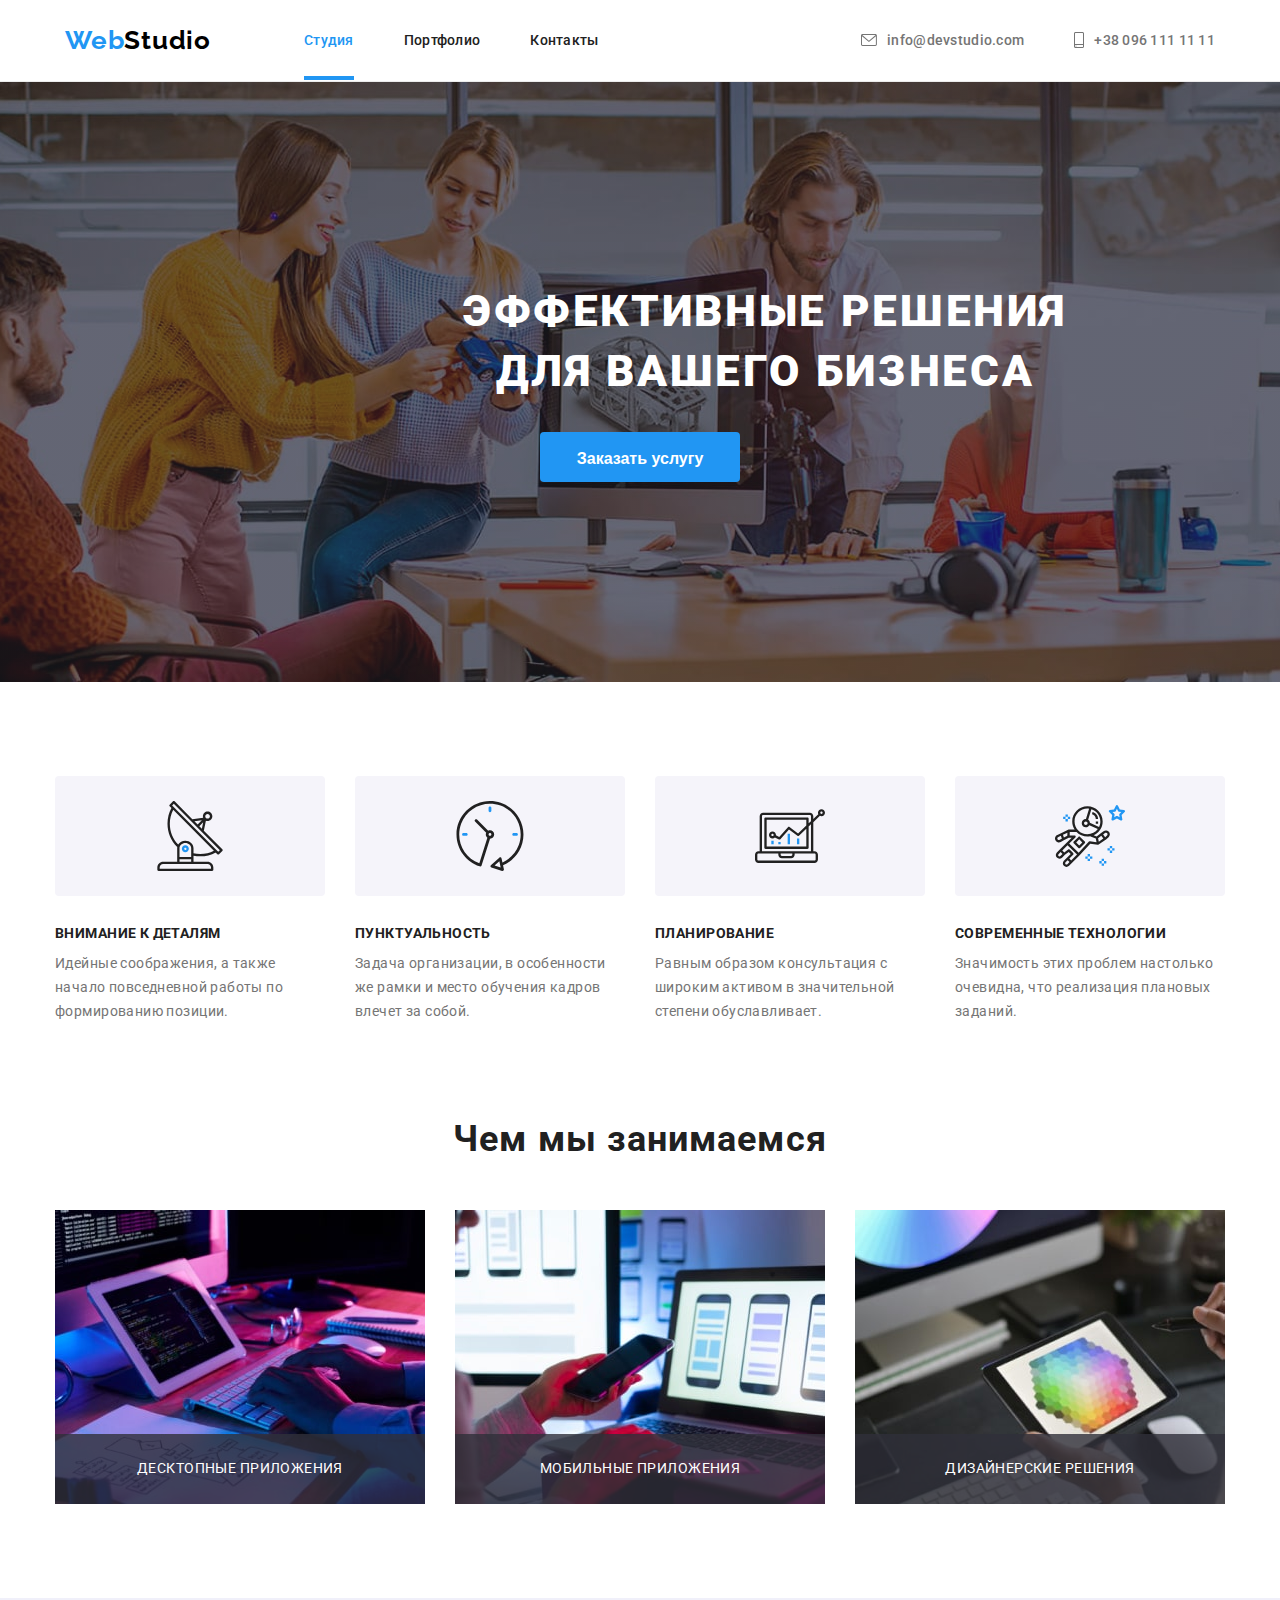
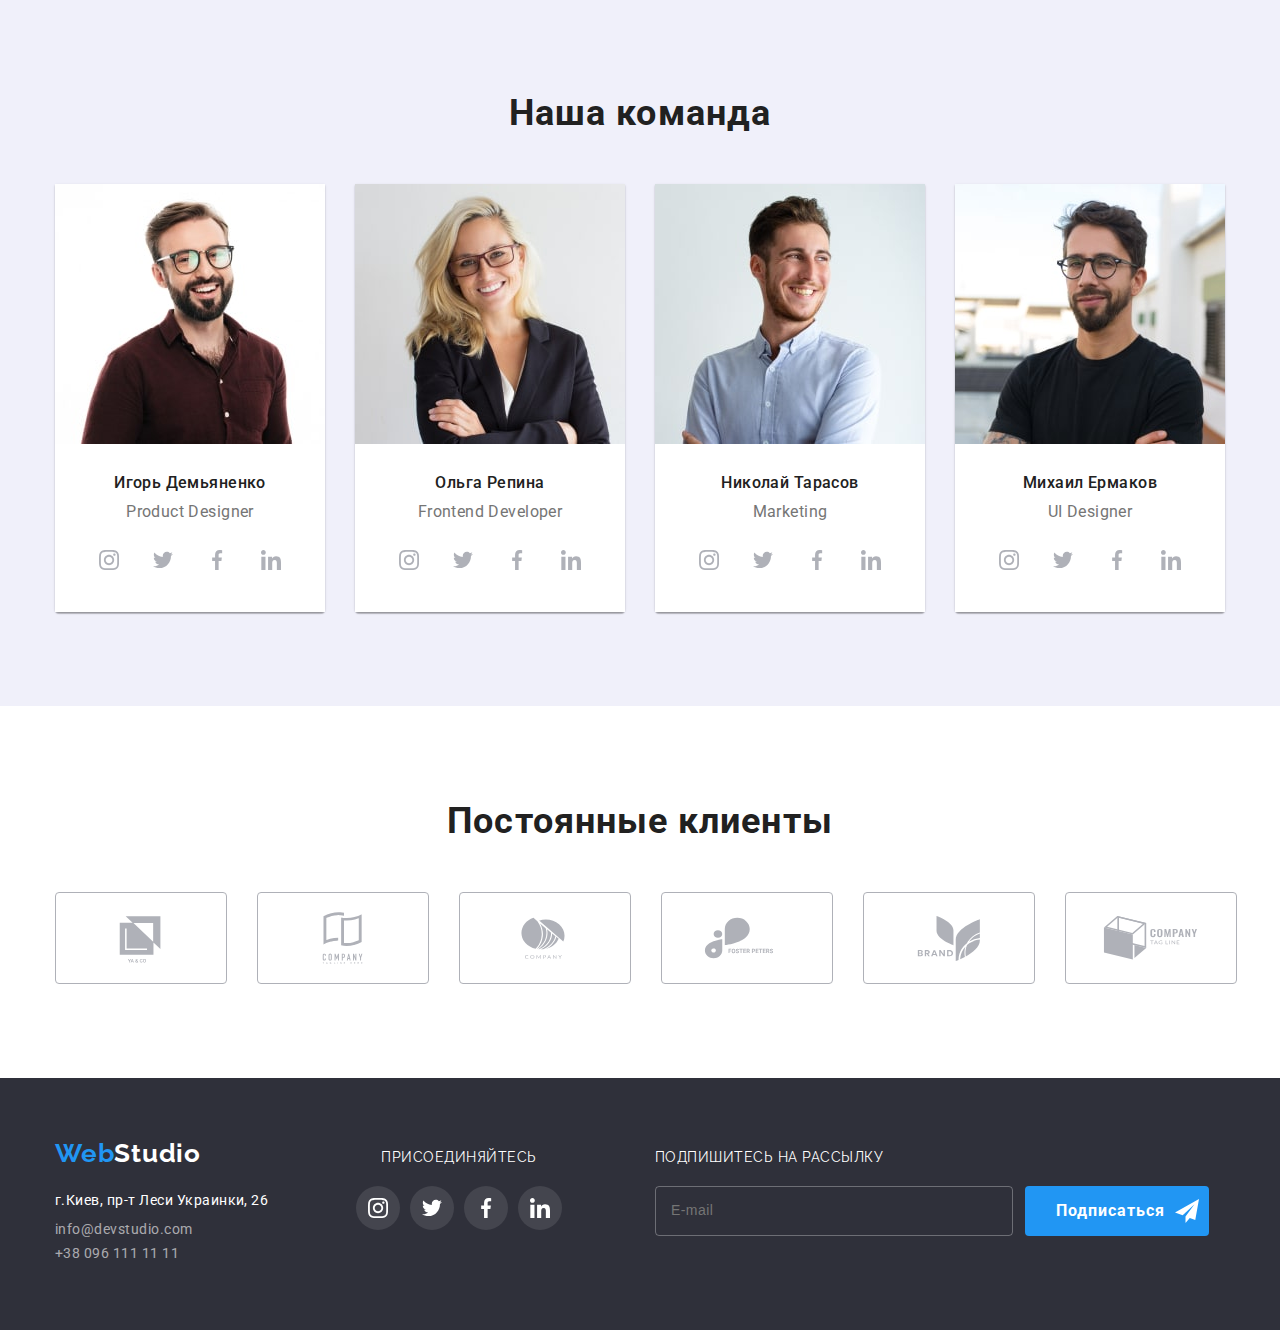
<file: index.html>
<!DOCTYPE html>
<html lang="ru">
  <head>
    <meta charset="UTF-8" />
    <meta http-equiv="X-UA-Compatible" content="IE=edge" />
    <meta name="viewport" content="width=device-width, initial-scale=1.0" />
    <title>WebStudio</title>
    <link rel="preconnect" href="https://fonts.googleapis.com" />
    <link rel="preconnect" href="https://fonts.gstatic.com" crossorigin />
    <link
      href="https://fonts.googleapis.com/css2?family=Raleway:wght@700&family=Roboto:wght@400;500;700;900&display=swap"
      rel="stylesheet"
    />
    <link
      rel="stylesheet"
      href="https://cdnjs.cloudflare.com/ajax/libs/modern-normalize/1.1.0/modern-normalize.min.css"
      integrity="sha512-wpPYUAdjBVSE4KJnH1VR1HeZfpl1ub8YT/NKx4PuQ5NmX2tKuGu6U/JRp5y+Y8XG2tV+wKQpNHVUX03MfMFn9Q=="
      crossorigin="anonymous"
      referrerpolicy="no-referrer"
    />
    <link rel="stylesheet" href="./js/modal.js" />
    <link rel="stylesheet" href="./css/main.min.css" />
  </head>

  <body>
    <header class="section header">
      <div class="container">
        <nav class="header__nav nav">
          <a href="./index.html" class="link nav__logo"
            ><span style="color: #2196f3">Web</span>Studio</a
          >
          <ul class="list nav__list">
            <li class="item nav__item">
              <a href="./index.html" class="link nav__link-current">Студия</a>
            </li>
            <li class="item nav__item">
              <a href="./portfolio.html" class="link nav__link">Портфолио</a>
            </li>
            <li class="item nav__item">
              <a href="" class="link nav__link">Контакты</a>
            </li>
          </ul>
        </nav>
        <ul class="list nav__list-contact">
          <li class="item nav__item-contact">
            <a href="mailto:info@devstudio.com" class="link nav__link-contact">
              <svg class="nav__icon" width="16" height="12">
                <use href="./images/sprite.svg#icon-envelope"></use>
              </svg>
              info@devstudio.com</a
            >
          </li>
          <li class="item nav__item-contact">
            <a href="tel:+380961111111" class="link nav__link-contact">
              <svg class="nav__icon" width="10" height="16">
                <use href="./images/sprite.svg#icon-smartphone"></use>
              </svg>
              +38 096 111 11 11</a
            >
          </li>
        </ul>
        <!-- data-menu-open -->
        <button type="button" class="menu-open-btn">
          <div class="menu__icon">
            <svg width="40" height="40">
              <use href="./images/sprite.svg#icon-menu"></use>
            </svg>
          </div>
        </button>
      </div>
      <!-- data-menu-open -->
      <div class="mob-menu is-hidden">
        <button type="button" class="menu-close-btn">
          <div class="menu-close-icon">
            <svg width="40" height="40">
              <use href="./images/sprite.svg#icon-close"></use>
            </svg>
          </div>
        </button>
        <ul class="mob-menu-list">
          <li class="mob-menu-item">
            <a href="./index.html" class="link mob-menu-link mob-current"
              >Студия</a
            >
          </li>
          <li class="mob-menu-item">
            <a href="./portfolio.html" class="link mob-menu-link">Портфолио</a>
          </li>
          <li class="mob-menu-item">
            <a href="" class="link mob-menu-link">Контакты</a>
          </li>
        </ul>
        <div class="mob-contact">
          <a href="tel:+380961111111" class="link mob-link-contact">
            +38 096 111 11 11</a
          >
          <a href="mailto:info@devstudio.com" class="link mob-link-mail">
            info@devstudio.com</a
          >

          <div class="mob-social">
            <ul class="list mob-social-list">
              <li class="mob-social-item">
                <a class="link mob-social-link" href="">Twitter</a>
              </li>
              <li class="mob-social-item">
                <a class="link mob-social-link" href="">Facebook</a>
              </li>
              <li class="mob-social-item">
                <a class="link mob-social-link" href="">LinkedIn</a>
              </li>
              <li class="mob-social-item">
                <a class="link mob-social-link" href="">Instagram</a>
              </li>
            </ul>
          </div>
        </div>
      </div>
    </header>

    <main>
      <section class="section hero-bg hero">
        <div class="container hero__container">
          <h1 class="hero__title">Эффективные решения для вашего бизнеса</h1>
          <button type="button" class="button hero__button" data-modal-open>
            Заказать услугу
          </button>
        </div>
      </section>

      <section class="section peculiarities">
        <div class="container">
          <h2 class="visually-hidden">Особенности</h2>
          <ul class="list peculiarities__list">
            <li class="item peculiarities__item">
              <div class="peculiarities__icon">
                <svg width="70" height="70">
                  <use href="./images/sprite.svg#icon-antenna"></use>
                </svg>
              </div>
              <h3 class="title-third">Внимание к деталям</h3>
              <p class="peculiarities__text">
                Идейные соображения, а также начало повседневной работы по
                формированию позиции.
              </p>
            </li>
            <li class="item peculiarities__item">
              <div class="peculiarities__icon">
                <svg width="70" height="70">
                  <use href="./images/sprite.svg#icon-clock"></use>
                </svg>
              </div>
              <h3 class="title-third">Пунктуальность</h3>
              <p class="peculiarities__text">
                Задача организации, в особенности же рамки и место обучения
                кадров влечет за собой.
              </p>
            </li>
            <li class="item peculiarities__item">
              <div class="peculiarities__icon">
                <svg width="70" height="70">
                  <use href="./images/sprite.svg#icon-diagram"></use>
                </svg>
              </div>
              <h3 class="title-third">Планирование</h3>
              <p class="peculiarities__text">
                Равным образом консультация с широким активом в значительной
                степени обуславливает.
              </p>
            </li>
            <li class="item peculiarities__item">
              <div class="peculiarities__icon">
                <svg width="70" height="70">
                  <use href="./images/sprite.svg#icon-astronaut"></use>
                </svg>
              </div>
              <h3 class="title-third">Современные технологии</h3>
              <p class="peculiarities__text">
                Значимость этих проблем настолько очевидна, что реализация
                плановых заданий.
              </p>
            </li>
          </ul>
        </div>
      </section>

      <section class="section works">
        <div class="container">
          <h2 class="title-secondary">Чем мы занимаемся</h2>
          <ul class="list">
            <li class="item">
              <div class="works__title">
                <p class="title-third">Десктопные приложения</p>
              </div>
              <picture>
                <source
                  srcset="./images/box1.jpg 1x, ./images/box1-2x.jpg 2x"
                  media="(min-width: 1200px)" />

                <img
                  src="./images/box1.jpg"
                  alt="написание програм"
                  width="370"
                  height="100%"
              /></picture>
            </li>
            <li class="item">
              <div class="works__title">
                <p class="title-third">Мобильные приложения</p>
              </div>
              <picture>
                <source
                  srcset="./images/box2.jpg 1x, ./images/box2-2x.jpg 2x"
                  media="(min-width: 1200px)" />

                <img
                  src="./images/box2.jpg"
                  alt="разработка мобильной версии"
                  width="370"
              /></picture>
            </li>
            <li class="item">
              <div class="works__title">
                <p class="title-third">Дизайнерские решения</p>
              </div>
              <picture>
                <source
                  srcset="./images/box3.jpg 1x, ./images/box3-2x.jpg 2x"
                  media="(min-width: 1200px)" />
                <img
                  src="./images/box3.jpg"
                  alt="различные цветовые решения"
                  width="370"
              /></picture>
            </li>
          </ul>
        </div>
      </section>

      <section class="section command">
        <div class="container">
          <h2 class="title-secondary command__title-secondary">Наша команда</h2>
          <ul class="list command__list">
            <li class="item command__item">
              <picture>
                <source
                  srcset="
                    ./images/team-cards/team-card1.jpg         1x,
                    ./images/team-cards/team-card1-2x-desk.jpg 2x
                  "
                  media="(min-width: 1200px)"
                />
                <source
                  srcset="
                    ./images/team-cards/team-card1-1x-tabl.jpg 1x,
                    ./images/team-cards/team-card1-2x-tabl.jpg 2x
                  "
                  media="(min-width: 768px)"
                />
                <source
                  srcset="
                    ./images/team-cards/team-card1-1x-mob.jpg 1x,
                    ./images/team-cards/team-card1-2x-mob.jpg 2x
                  "
                  media="(min-width: 480px)"
                />
                <img
                  src="./images/team-cards/team-card1.jpg"
                  alt="Игорь Демьяненко"
                  width=""
                />
              </picture>
              <div class="command__card">
                <h3 class="command__title">Игорь Демьяненко</h3>
                <p class="command__text" lang="en">Product Designer</p>
                <ul class="list command-social__list">
                  <li class="command-social__item">
                    <a href="" class="command-social__link">
                      <svg class="command-social__icon">
                        <use href="./images/sprite.svg#icon-instagram"></use>
                      </svg>
                    </a>
                  </li>
                  <li class="command-social__item">
                    <a href="" class="command-social__link">
                      <svg class="command-social__icon">
                        <use href="./images/sprite.svg#icon-twitter"></use>
                      </svg>
                    </a>
                  </li>
                  <li class="command-social__item">
                    <a href="" class="command-social__link">
                      <svg class="command-social__icon">
                        <use href="./images/sprite.svg#icon-facebook"></use>
                      </svg>
                    </a>
                  </li>
                  <li class="command-social__item">
                    <a href="" class="command-social__link">
                      <svg class="command-social__icon">
                        <use href="./images/sprite.svg#icon-linkedin"></use>
                      </svg>
                    </a>
                  </li>
                </ul>
              </div>
            </li>
            <li class="item command__item">
              <picture>
                <source
                  srcset="
                    ./images/team-cards/team-card2.jpg         1x,
                    ./images/team-cards/team-card2-2x-desk.jpg 2x
                  "
                  media="(min-width: 1200px)"
                />
                <source
                  srcset="
                    ./images/team-cards/team-card2-1x-tabl.jpg 1x,
                    ./images/team-cards/team-card2-2x-tabl.jpg 2x
                  "
                  media="(min-width: 768px)"
                />
                <source
                  srcset="
                    ./images/team-cards/team-card2-1x-mob.jpg 1x,
                    ./images/team-cards/team-card2-2x-mob.jpg 2x
                  "
                  media="(min-width: 480px)"
                />
                <img
                  src="./images/team-cards/team-card2.jpg"
                  alt="Ольга Репина"
                  width=""
                />
              </picture>
              <div class="command__card">
                <h3 class="command__title">Ольга Репина</h3>
                <p class="command__text" lang="en">Frontend Developer</p>
                <ul class="list command-social__list">
                  <li class="command-social__item">
                    <a href="" class="command-social__link">
                      <svg class="command-social__icon">
                        <use href="./images/sprite.svg#icon-instagram"></use>
                      </svg>
                    </a>
                  </li>
                  <li class="command-social__item">
                    <a href="" class="command-social__link">
                      <svg class="command-social__icon">
                        <use href="./images/sprite.svg#icon-twitter"></use>
                      </svg>
                    </a>
                  </li>
                  <li class="command-social__item">
                    <a href="" class="command-social__link">
                      <svg class="command-social__icon">
                        <use href="./images/sprite.svg#icon-facebook"></use>
                      </svg>
                    </a>
                  </li>
                  <li class="command-social__item">
                    <a href="" class="command-social__link">
                      <svg class="command-social__icon">
                        <use href="./images/sprite.svg#icon-linkedin"></use>
                      </svg>
                    </a>
                  </li>
                </ul>
              </div>
            </li>
            <li class="item command__item">
              <picture>
                <source
                  srcset="
                    ./images/team-cards/team-card3.jpg         1x,
                    ./images/team-cards/team-card3-2x-desk.jpg 2x
                  "
                  media="(min-width: 1200px)"
                />
                <source
                  srcset="
                    ./images/team-cards/team-card3-1x-tabl.jpg 1x,
                    ./images/team-cards/team-card3-2x-tabl.jpg 2x
                  "
                  media="(min-width: 768px)"
                />
                <source
                  srcset="
                    ./images/team-cards/team-card3-1x-mob.jpg 1x,
                    ./images/team-cards/team-card3-2x-mob.jpg 2x
                  "
                  media="(min-width: 480px)"
                />
                <img
                  src="./images/team-cards/team-card3.jpg"
                  alt="Николай Тарасов"
                  width=""
                />
              </picture>
              <div class="command__card">
                <h3 class="command__title">Николай Тарасов</h3>
                <p class="command__text" lang="en">Marketing</p>
                <ul class="list command-social__list">
                  <li class="command-social__item">
                    <a href="" class="command-social__link">
                      <svg class="command-social__icon">
                        <use href="./images/sprite.svg#icon-instagram"></use>
                      </svg>
                    </a>
                  </li>
                  <li class="command-social__item">
                    <a href="" class="command-social__link">
                      <svg class="command-social__icon">
                        <use href="./images/sprite.svg#icon-twitter"></use>
                      </svg>
                    </a>
                  </li>
                  <li class="command-social__item">
                    <a href="" class="command-social__link">
                      <svg class="command-social__icon">
                        <use href="./images/sprite.svg#icon-facebook"></use>
                      </svg>
                    </a>
                  </li>
                  <li class="command-social__item">
                    <a href="" class="command-social__link">
                      <svg class="command-social__icon">
                        <use href="./images/sprite.svg#icon-linkedin"></use>
                      </svg>
                    </a>
                  </li>
                </ul>
              </div>
            </li>
            <li class="item command__item">
              <picture>
                <source
                  srcset="
                    ./images/team-cards/team-card4.jpg         1x,
                    ./images/team-cards/team-card4-2x-desk.jpg 2x
                  "
                  media="(min-width: 1200px)"
                />
                <source
                  srcset="
                    ./images/team-cards/team-card4-1x-tabl.jpg 1x,
                    ./images/team-cards/team-card4-2x-tabl.jpg 2x
                  "
                  media="(min-width: 768px)"
                />
                <source
                  srcset="
                    ./images/team-cards/team-card4-1x-mob.jpg 1x,
                    ./images/team-cards/team-card4-2x-mob.jpg 2x
                  "
                  media="(min-width: 480px)"
                />
                <img
                  src="./images/team-cards/team-card4.jpg"
                  alt="Михаил Ермаков"
                  width=""
                />
              </picture>
              <div class="command__card">
                <h3 class="command__title">Михаил Ермаков</h3>
                <p class="command__text" lang="en">UI Designer</p>
                <ul class="list command-social__list">
                  <li class="command-social__item">
                    <a href="" class="command-social__link">
                      <svg class="command-social__icon">
                        <use href="./images/sprite.svg#icon-instagram"></use>
                      </svg>
                    </a>
                  </li>
                  <li class="command-social__item">
                    <a href="" class="command-social__link">
                      <svg class="command-social__icon">
                        <use href="./images/sprite.svg#icon-twitter"></use>
                      </svg>
                    </a>
                  </li>
                  <li class="command-social__item">
                    <a href="" class="command-social__link">
                      <svg class="command-social__icon">
                        <use href="./images/sprite.svg#icon-facebook"></use>
                      </svg>
                    </a>
                  </li>
                  <li class="command-social__item">
                    <a href="" class="command-social__link">
                      <svg class="command-social__icon">
                        <use href="./images/sprite.svg#icon-linkedin"></use>
                      </svg>
                    </a>
                  </li>
                </ul>
              </div>
            </li>
          </ul>
        </div>
      </section>

      <section class="section clients">
        <div class="container">
          <h2 class="title-secondary">Постоянные клиенты</h2>
          <ul class="list clients__list">
            <li class="item clients__item">
              <a class="clients__link" href="">
                <div class="clients__company">
                  <svg class="cl-link-hover" width="106" height="60">
                    <use href="./images/sprite.svg#icon-union1"></use>
                  </svg>
                </div>
              </a>
            </li>
            <li class="item clients__item">
              <a class="clients__link" href="">
                <div class="clients__company">
                  <svg width="106" height="60">
                    <use href="./images/sprite.svg#icon-union2"></use>
                  </svg>
                </div>
              </a>
            </li>

            <li class="item clients__item">
              <a class="clients__link" href="">
                <div class="clients__company">
                  <svg width="106" height="60">
                    <use href="./images/sprite.svg#icon-union3"></use>
                  </svg>
                </div>
              </a>
            </li>
            <li class="item clients__item">
              <a class="clients__link" href="">
                <div class="clients__company">
                  <svg width="106" height="60">
                    <use href="./images/sprite.svg#icon-union4"></use>
                  </svg>
                </div>
              </a>
            </li>
            <li class="item clients__item">
              <a class="clients__link" href="">
                <div class="clients__company">
                  <svg width="106" height="60">
                    <use href="./images/sprite.svg#icon-union5"></use>
                  </svg>
                </div>
              </a>
            </li>
            <li class="item clients__item">
              <a class="clients__link" class="link-clients" href="">
                <div class="clients__company">
                  <svg width="106" height="60">
                    <use href="./images/sprite.svg#icon-union6"></use>
                  </svg>
                </div>
              </a>
            </li>
          </ul>
        </div>
      </section>
    </main>

    <footer class="footer">
      <div class="container footer__container">
        <div class="footer-adress-social">
          <div class="contact-social">
            <a href="./index.html" class="link footer__logo"
              ><span style="color: var(--accent-color)">Web</span>Studio</a
            >
            <address class="contact">
              <p class="footer__address">г.Киев, пр-т Леси Украинки, 26</p>
              <a href="mailto:info@devstudio.com" class="link footer__link"
                >info@devstudio.com</a
              >
              <a href="tel:+380961111111" class="link footer__link"
                >+38 096 111 11 11</a
              >
            </address>
          </div>
          <div class="footer-social">
            <p class="title-third">Присоединяйтесь</p>

            <ul class="footer-list list">
              <li class="footer-social-item">
                <a href="" class="footer-social-link">
                  <svg class="footer-socials-icon">
                    <use href="./images/sprite.svg#icon-instagram"></use>
                  </svg>
                </a>
              </li>
              <li class="footer-social-item">
                <a href="" class="footer-social-link">
                  <svg class="footer-socials-icon">
                    <use href="./images/sprite.svg#icon-twitter"></use>
                  </svg>
                </a>
              </li>
              <li class="footer-social-item">
                <a href="" class="footer-social-link">
                  <svg class="footer-socials-icon">
                    <use href="./images/sprite.svg#icon-facebook"></use>
                  </svg>
                </a>
              </li>
              <li class="footer-social-item">
                <a href="" class="footer-social-link">
                  <svg class="footer-socials-icon">
                    <use href="./images/sprite.svg#icon-linkedin"></use>
                  </svg>
                </a>
              </li>
            </ul>
          </div>
        </div>

        <div class="footer-submit">
          <p class="title-third">Подпишитесь на рассылку</p>
          <div class="footer-submit-send">
            <div class="footer-modal-field">
              <label class="modal-label" for="user-name"></label>
              <span class="footer-input-wrap">
                <input
                  type="text"
                  name="user-email"
                  id="user-email"
                  class="footer-modal-input"
                  placeholder="E-mail"
                />
              </span>
            </div>
            <button type="submit" class="footer-submit-btn">Подписаться</button>
          </div>
        </div>
      </div>
    </footer>

    <div class="backdrop is-hidden" data-modal>
      <div class="modal">
        <button type="button" class="close-btn" data-modal-close>
          <svg class="close-btn-icon">
            <use href="./images/sprite.svg#icon-vector"></use>
          </svg>
        </button>
        <p class="modal-title">Оставьте свои данные, мы Вам перезвоним</p>
        <form action="#">
          <div class="modal-field">
            <label class="modal-label" for="user-name">Имя</label>
            <span class="input-wrap">
              <input
                type="text"
                name="user-name"
                id="user-name"
                class="modal-input"
              />
              <svg class="modal-input-icon">
                <use href="./images/sprite.svg#icon-person"></use>
              </svg>
            </span>
          </div>
          <div class="modal-field">
            <label class="modal-label" for="user-name">Телефон</label>
            <span class="input-wrap">
              <input
                type="text"
                name="user-tel"
                id="user-tel"
                class="modal-input"
              />
              <svg class="modal-input-icon">
                <use href="./images/sprite.svg#icon-phone"></use>
              </svg>
            </span>
          </div>
          <div class="modal-field">
            <label class="modal-label" for="user-name">Почта</label>
            <span class="input-wrap">
              <input
                type="text"
                name="user-email"
                id="user-email"
                class="modal-input"
              />
              <svg class="modal-input-icon">
                <use href="./images/sprite.svg#icon-email"></use>
              </svg>
            </span>
          </div>
          <div class="modal-field-textarea">
            <label class="modal-label" for="user-comment">Комментарий</label>
            <textarea
              name="user-comment"
              id="user-comment"
              class="modal-text"
              placeholder="Введите текст"
            ></textarea>
          </div>
          <div class="modal-field-check">
            <input
              type="checkbox"
              class="input-check visually-hidden"
              id="input-check"
              value="yes"
              name="policy"
            />
            <label for="input-check" class="check-text">
              <span>
                <svg class="input-icon-check" width="11" height="8">
                  <use href="./images/sprite.svg#icon-vector1"></use>
                </svg>
              </span>
              Соглашаюсь с рассылкой и принимаю &#160;
              <a href="" class="check-link"> Условия договора</a></label
            >
          </div>
          <button type="submit" class="submit-btn">Отправить</button>
        </form>
      </div>
    </div>
    <script src="./js/modal.js"></script>
    <script src="./js/menu.js"></script>
  </body>
</html>
</file>
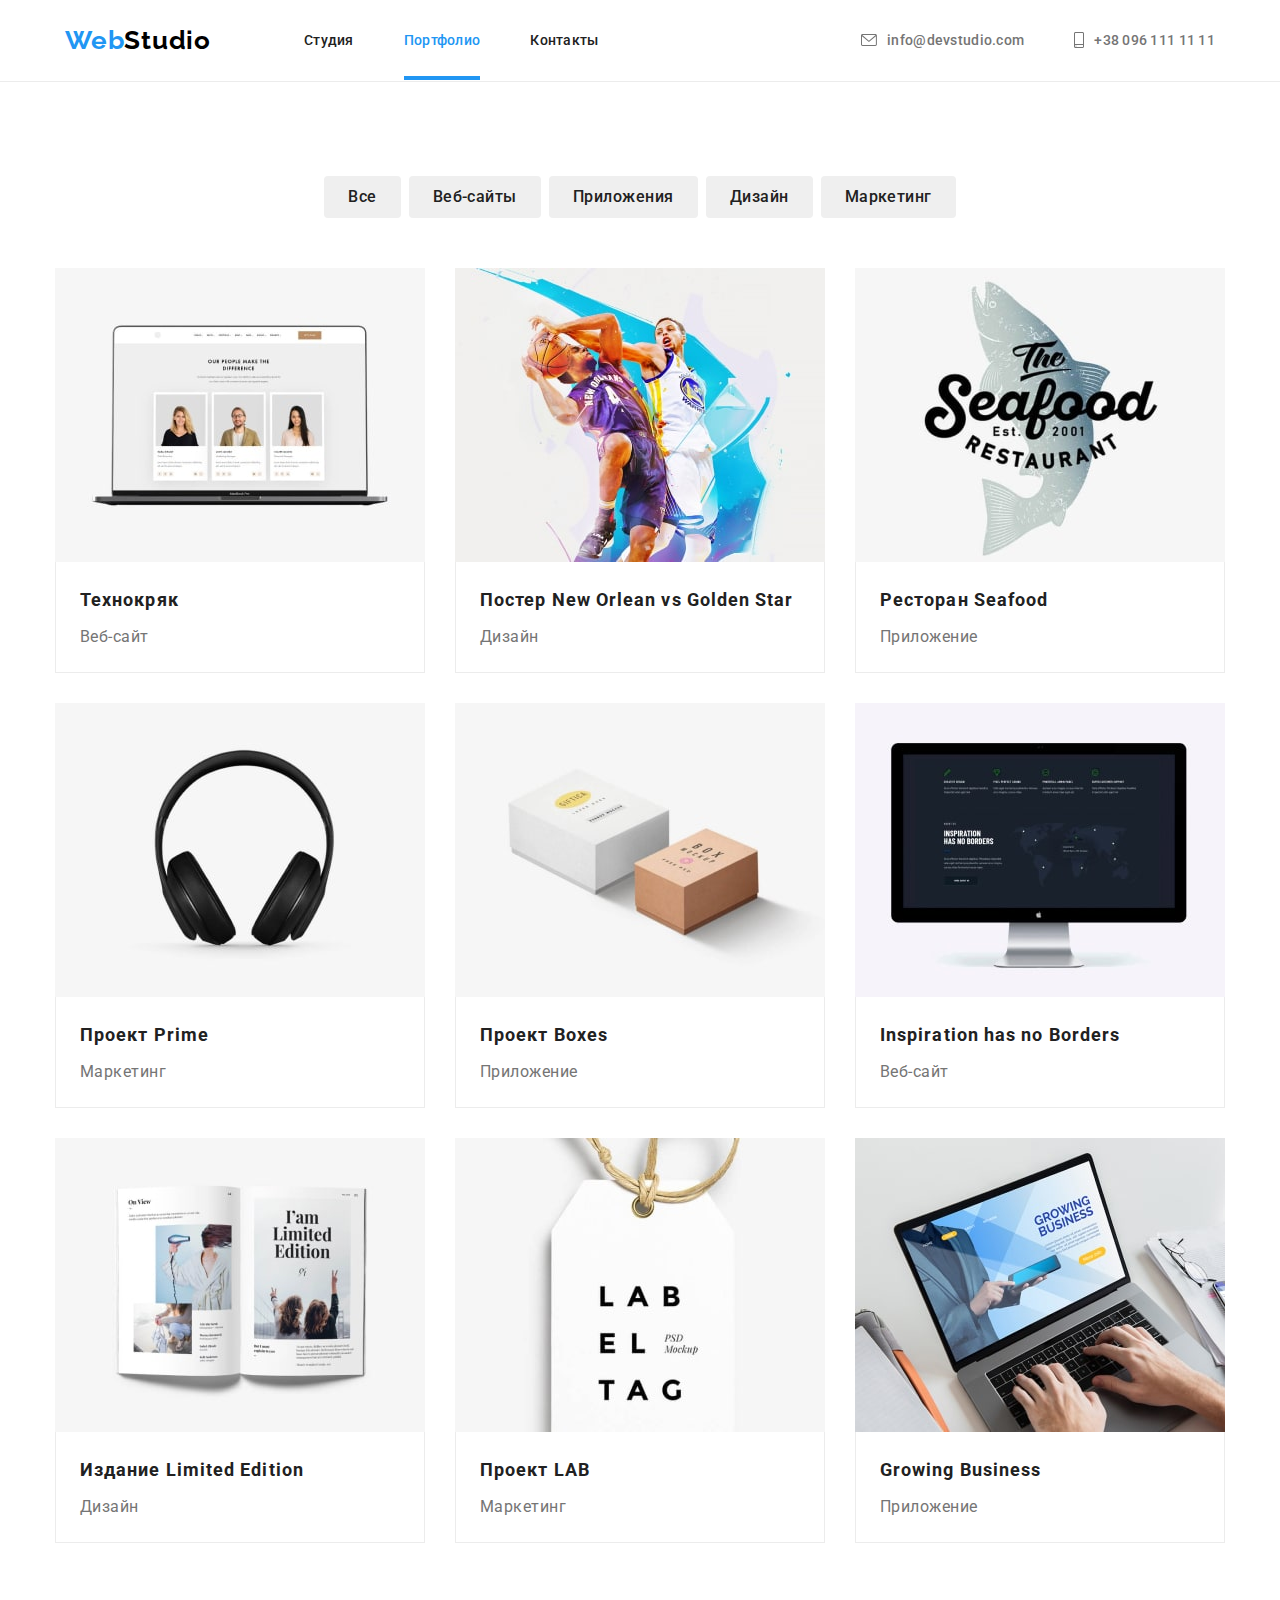
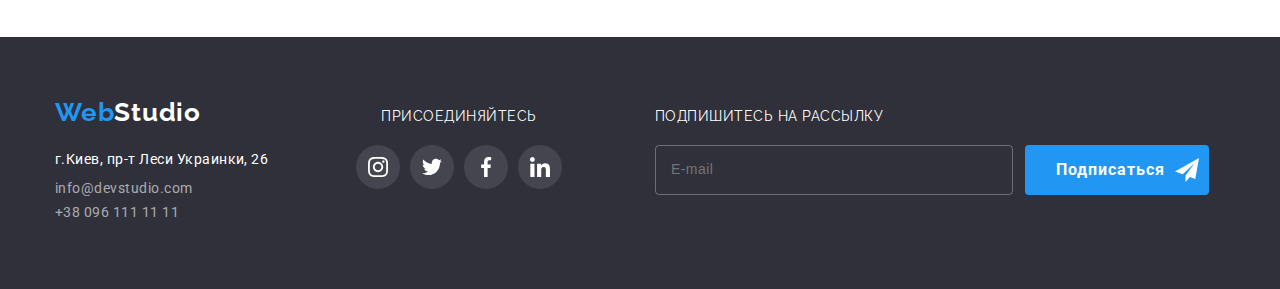
<file: portfolio.html>
<!DOCTYPE html>
<html lang="ru">
  <head>
    <meta charset="UTF-8" />
    <meta http-equiv="X-UA-Compatible" content="IE=edge" />
    <meta name="viewport" content="width=device-width, initial-scale=1.0" />
    <title>WebStudio Портфолио</title>
    <link rel="preconnect" href="https://fonts.googleapis.com" />
    <link rel="preconnect" href="https://fonts.gstatic.com" crossorigin />
    <link
      href="https://fonts.googleapis.com/css2?family=Raleway:wght@700&family=Roboto:wght@400;500;700;900&display=swap"
      rel="stylesheet"
    />
    <link rel="stylesheet" href="./css/main.min.css" />
  </head>
  <body>
    <header class="section header">
      <div class="container">
        <nav class="header__nav nav">
          <a href="./index.html" class="link nav__logo"
            ><span style="color: #2196f3">Web</span>Studio</a
          >
          <ul class="list nav__list">
            <li class="item nav__item">
              <a href="./index.html" class="link nav__link">Студия</a>
            </li>
            <li class="item nav__item">
              <a href="./portfolio.html" class="link nav__link-current"
                >Портфолио</a
              >
            </li>
            <li class="item nav__item">
              <a href="" class="link nav__link">Контакты</a>
            </li>
          </ul>
        </nav>
        <ul class="list nav__list-contact">
          <li class="item nav__item-contact">
            <a href="mailto:info@devstudio.com" class="link nav__link-contact">
              <svg class="nav__icon" width="16" height="12">
                <use href="./images/sprite.svg#icon-envelope"></use>
              </svg>
              info@devstudio.com</a
            >
          </li>
          <li class="item nav__item-contact">
            <a href="tel:+380961111111" class="link nav__link-contact">
              <svg class="nav__icon" width="10" height="16">
                <use href="./images/sprite.svg#icon-smartphone"></use>
              </svg>
              +38 096 111 11 11</a
            >
          </li>
        </ul>
        <button type="button" class="menu-open-btn">
          <div class="menu__icon">
            <svg width="40" height="40">
              <use href="./images/sprite.svg#icon-menu"></use>
            </svg>
          </div>
        </button>
      </div>
      <div class="mob-menu is-hidden">
        <button type="button" class="menu-close-btn">
          <div class="menu-close-icon">
            <svg width="40" height="40">
              <use href="./images/sprite.svg#icon-close"></use>
            </svg>
          </div>
        </button>
        <ul class="mob-menu-list">
          <li class="mob-menu-item">
            <a href="./index.html" class="link mob-menu-link">Студия</a>
          </li>
          <li class="mob-menu-item">
            <a href="./portfolio.html" class="link mob-menu-link mob-current"
              >Портфолио</a
            >
          </li>
          <li class="mob-menu-item">
            <a href="" class="link mob-menu-link">Контакты</a>
          </li>
        </ul>
        <div class="mob-contact">
          <a href="tel:+380961111111" class="link mob-link-contact">
            +38 096 111 11 11</a
          >
          <a href="mailto:info@devstudio.com" class="link mob-link-mail">
            info@devstudio.com</a
          >

          <div class="mob-social">
            <ul class="list mob-social-list">
              <li class="mob-social-item">
                <a class="link mob-social-link" href="">Twitter</a>
              </li>
              <li class="mob-social-item">
                <a class="link mob-social-link" href="">Facebook</a>
              </li>
              <li class="mob-social-item">
                <a class="link mob-social-link" href="">LinkedIn</a>
              </li>
              <li class="mob-social-item">
                <a class="link mob-social-link" href="">Instagram</a>
              </li>
            </ul>
          </div>
        </div>
      </div>
    </header>
    <main>
      <section class="section section-portfolio">
        <div class="container">
          <h1 class="visually-hidden">Портфолио WebStudio</h1>
          <ul class="list-portfolio-btn">
            <li class="item filter__item">
              <button class="filter" type="button">Все</button>
            </li>
            <li class="item filter__item">
              <button class="filter" type="button">Веб-сайты</button>
            </li>
            <li class="item filter__item">
              <button class="filter" type="button">Приложения</button>
            </li>
            <li class="item filter__item">
              <button class="filter" type="button">Дизайн</button>
            </li>
            <li class="item filter__item">
              <button class="filter" type="button">Маркетинг</button>
            </li>
          </ul>
          <ul class="list list-portfolio">
            <li class="item item-works">
              <a href="" class="free-line">
                <div class="wrap-portfolio">
                  <picture>
                    <source
                      srcset="
                        ./images/images-portfolio/project1.jpg         1x,
                        ./images/images-portfolio/project1-2x-desk.jpg 2x
                      "
                      media="(min-width: 1200px)"
                    />
                    <source
                      srcset="
                        ./images/images-portfolio/project1-1x-tabl.jpg 1x,
                        ./images/images-portfolio/project1-2x-tabl.jpg 2x
                      "
                      media="(min-width: 768px)"
                    />
                    <source
                      srcset="
                        ./images/images-portfolio/project1-1x-mob.jpg 1x,
                        ./images/images-portfolio/project1-2x-mob.jpg 2x
                      "
                      media="(min-width: 480px)"
                    />
                    <img
                      src="./images/images-portfolio/project1.jpg"
                      alt="Технокряк"
                      width=""
                    />
                  </picture>

                  <p class="wrap-text-portfolio">
                    Технокряк - это современная площадка распространения
                    коронавируса. Компании используют эту платформу для
                    цифрового шпионажа и атак на защищённые сервера конкурентов.
                  </p>
                </div>
                <div class="projects">
                  <h2 class="title-secondary">Технокряк</h2>
                  <p class="text text__margin">Веб-сайт</p>
                </div>
              </a>
            </li>
            <li class="item-works">
              <a href="" class="free-line">
                <div class="wrap-portfolio">
                  <picture>
                    <source
                      srcset="
                        ./images/images-portfolio/project2.jpg         1x,
                        ./images/images-portfolio/project2-2x-desk.jpg 2x
                      "
                      media="(min-width: 1200px)"
                    />
                    <source
                      srcset="
                        ./images/images-portfolio/project2-1x-tabl.jpg 1x,
                        ./images/images-portfolio/project2-2x-tabl.jpg 2x
                      "
                      media="(min-width: 768px)"
                    />
                    <source
                      srcset="
                        ./images/images-portfolio/project2-1x-mob.jpg 1x,
                        ./images/images-portfolio/project2-2x-mob.jpg 2x
                      "
                      media="(min-width: 480px)"
                    />
                    <img
                      src="./images/images-portfolio/project2.jpg"
                      alt="Постер"
                      width=""
                    />
                  </picture>
                  <p class="wrap-text-portfolio">
                    Lorem ipsum dolor sit amet consectetur adipisicing elit.
                    Impedit assumenda laboriosam illo mollitia quasi ad
                    explicabo sed commodi? Illo, ratione?
                  </p>
                </div>
                <div class="projects">
                  <h2 class="title-secondary">
                    Постер <span lang="en">New Orlean vs Golden Star</span>
                  </h2>
                  <p class="text">Дизайн</p>
                </div>
              </a>
            </li>
            <li class="item-works">
              <a href="" class="free-line">
                <div class="wrap-portfolio">
                  <picture>
                    <source
                      srcset="
                        ./images/images-portfolio/project3.jpg         1x,
                        ./images/images-portfolio/project3-2x-desk.jpg 2x
                      "
                      media="(min-width: 1200px)" />
                    <source
                      srcset="
                        ./images/images-portfolio/project3-1x-tabl.jpg 1x,
                        ./images/images-portfolio/project3-2x-tabl.jpg 2x
                      "
                      media="(min-width: 768px)" />
                    <source
                      srcset="
                        ./images/images-portfolio/project3-1x-mob.jpg 1x,
                        ./images/images-portfolio/project3-2x-mob.jpg 2x
                      "
                      media="(min-width: 480px)" />

                    <img
                      src="./images/images-portfolio/project3.jpg"
                      alt="Ресторан Seafood"
                      width=""
                  /></picture>
                  <p class="wrap-text-portfolio">
                    Lorem ipsum dolor sit amet consectetur adipisicing elit.
                    Impedit assumenda laboriosam illo mollitia quasi ad
                    explicabo sed commodi? Illo, ratione?
                  </p>
                </div>
                <div class="projects">
                  <h2 class="title-secondary">
                    Ресторан <span lang="en">Seafood</span>
                  </h2>
                  <p class="text">Приложение</p>
                </div>
              </a>
            </li>
            <li class="item-works">
              <a href="" class="free-line">
                <div class="wrap-portfolio">
                  <picture>
                    <source
                      srcset="
                        ./images/images-portfolio/project4.jpg         1x,
                        ./images/images-portfolio/project4-2x-desk.jpg 2x
                      "
                      media="(min-width: 1200px)" />
                    <source
                      srcset="
                        ./images/images-portfolio/project4-1x-tabl.jpg 1x,
                        ./images/images-portfolio/project4-2x-tabl.jpg 2x
                      "
                      media="(min-width: 768px)" />
                    <source
                      srcset="
                        ./images/images-portfolio/project4-1x-mob.jpg 1x,
                        ./images/images-portfolio/project4-2x-mob.jpg 2x
                      "
                      media="(min-width: 480px)" />

                    <img
                      src="./images/images-portfolio/project4.jpg"
                      alt="Проект Prime"
                      width=""
                  /></picture>
                  <p class="wrap-text-portfolio">
                    Lorem ipsum dolor sit amet consectetur adipisicing elit.
                    Impedit assumenda laboriosam illo mollitia quasi ad
                    explicabo sed commodi? Illo, ratione?
                  </p>
                </div>
                <div class="projects">
                  <h2 class="title-secondary">
                    Проект <span lang="en">Prime</span>
                  </h2>
                  <p class="text">Маркетинг</p>
                </div>
              </a>
            </li>
            <li class="item-works">
              <a href="" class="free-line">
                <div class="wrap-portfolio">
                  <picture>
                    <source
                      srcset="
                        ./images/images-portfolio/project5.jpg         1x,
                        ./images/images-portfolio/project5-2x-desk.jpg 2x
                      "
                      media="(min-width: 1200px)" />
                    <source
                      srcset="
                        ./images/images-portfolio/project5-1x-tabl.jpg 1x,
                        ./images/images-portfolio/project5-2x-tabl.jpg 2x
                      "
                      media="(min-width: 768px)" />
                    <source
                      srcset="
                        ./images/images-portfolio/project5-1x-mob.jpg 1x,
                        ./images/images-portfolio/project5-2x-mob.jpg 2x
                      "
                      media="(min-width: 480px)" />

                    <img
                      src="./images/images-portfolio/project5.jpg"
                      alt="Проект Boxes"
                      width=""
                  /></picture>
                  <p class="wrap-text-portfolio">
                    Lorem ipsum dolor sit amet consectetur adipisicing elit.
                    Impedit assumenda laboriosam illo mollitia quasi ad
                    explicabo sed commodi? Illo, ratione?
                  </p>
                </div>
                <div class="projects">
                  <h2 class="title-secondary">
                    Проект <span lang="en">Boxes</span>
                  </h2>
                  <p class="text">Приложение</p>
                </div>
              </a>
            </li>
            <li class="item-works">
              <a href="" class="free-line">
                <div class="wrap-portfolio">
                  <picture>
                    <source
                      srcset="
                        ./images/images-portfolio/project6.jpg         1x,
                        ./images/images-portfolio/project6-2x-desk.jpg 2x
                      "
                      media="(min-width: 1200px)" />
                    <source
                      srcset="
                        ./images/images-portfolio/project6-1x-tabl.jpg 1x,
                        ./images/images-portfolio/project6-2x-tabl.jpg 2x
                      "
                      media="(min-width: 768px)" />
                    <source
                      srcset="
                        ./images/images-portfolio/project6-1x-mob.jpg 1x,
                        ./images/images-portfolio/project6-2x-mob.jpg 2x
                      "
                      media="(min-width: 480px)" />

                    <img
                      src="./images/images-portfolio/project6.jpg"
                      alt="Inspiration has no Borders"
                      width=""
                  /></picture>
                  <p class="wrap-text-portfolio">
                    Lorem ipsum dolor sit amet consectetur adipisicing elit.
                    Impedit assumenda laboriosam illo mollitia quasi ad
                    explicabo sed commodi? Illo, ratione?
                  </p>
                </div>
                <div class="projects">
                  <h2 class="title-secondary" lang="en">
                    Inspiration has no Borders
                  </h2>
                  <p class="text">Веб-сайт</p>
                </div>
              </a>
            </li>
            <li class="item-works">
              <a href="" class="free-line">
                <div class="wrap-portfolio">
                  <picture>
                    <source
                      srcset="
                        ./images/images-portfolio/project7.jpg         1x,
                        ./images/images-portfolio/project7-2x-desk.jpg 2x
                      "
                      media="(min-width: 1200px)" />
                    <source
                      srcset="
                        ./images/images-portfolio/project7-1x-tabl.jpg 1x,
                        ./images/images-portfolio/project7-2x-tabl.jpg 2x
                      "
                      media="(min-width: 768px)" />
                    <source
                      srcset="
                        ./images/images-portfolio/project7-1x-mob.jpg 1x,
                        ./images/images-portfolio/project7-2x-mob.jpg 2x
                      "
                      media="(min-width: 480px)" />

                    <img
                      src="./images/images-portfolio/project7.jpg"
                      alt="Издание Limited Edition"
                      width=""
                  /></picture>
                  <p class="wrap-text-portfolio">
                    Lorem ipsum dolor sit amet consectetur adipisicing elit.
                    Impedit assumenda laboriosam illo mollitia quasi ad
                    explicabo sed commodi? Illo, ratione?
                  </p>
                </div>
                <div class="projects">
                  <h2 class="title-secondary">
                    Издание <span lang="en">Limited Edition</span>
                  </h2>
                  <p class="text">Дизайн</p>
                </div>
              </a>
            </li>
            <li class="item-works">
              <a href="" class="free-line">
                <div class="wrap-portfolio">
                  <picture>
                    <source
                      srcset="
                        ./images/images-portfolio/project8.jpg         1x,
                        ./images/images-portfolio/project8-2x-desk.jpg 2x
                      "
                      media="(min-width: 1200px)" />
                    <source
                      srcset="
                        ./images/images-portfolio/project8-1x-tabl.jpg 1x,
                        ./images/images-portfolio/project8-2x-tabl.jpg 2x
                      "
                      media="(min-width: 768px)" />
                    <source
                      srcset="
                        ./images/images-portfolio/project8-1x-mob.jpg 1x,
                        ./images/images-portfolio/project8-2x-mob.jpg 2x
                      "
                      media="(min-width: 480px)" />

                    <img
                      src="./images/images-portfolio/project8.jpg"
                      alt="Проект LAB"
                      width=""
                  /></picture>
                  <p class="wrap-text-portfolio">
                    Lorem ipsum dolor sit amet consectetur adipisicing elit.
                    Impedit assumenda laboriosam illo mollitia quasi ad
                    explicabo sed commodi? Illo, ratione?
                  </p>
                </div>
                <div class="projects">
                  <h2 class="title-secondary">
                    Проект <span lang="en">LAB</span>
                  </h2>
                  <p class="text">Маркетинг</p>
                </div>
              </a>
            </li>
            <li class="item-works">
              <a href="" class="free-line">
                <div class="wrap-portfolio">
                  <picture>
                    <source
                      srcset="
                        ./images/images-portfolio/project9.jpg         1x,
                        ./images/images-portfolio/project9-2x-desk.jpg 2x
                      "
                      media="(min-width: 1200px)" />
                    <source
                      srcset="
                        ./images/images-portfolio/project9-1x-tabl.jpg 1x,
                        ./images/images-portfolio/project9-2x-tabl.jpg 2x
                      "
                      media="(min-width: 768px)" />
                    <source
                      srcset="
                        ./images/images-portfolio/project9-1x-mob.jpg 1x,
                        ./images/images-portfolio/project9-2x-mob.jpg 2x
                      "
                      media="(min-width: 480px)" />

                    <img
                      src="./images/images-portfolio/project9.jpg"
                      alt="Growing Business"
                      width=""
                  /></picture>
                  <p class="wrap-text-portfolio">
                    Lorem ipsum dolor sit amet consectetur adipisicing elit.
                    Impedit assumenda laboriosam illo mollitia quasi ad
                    explicabo sed commodi? Illo, ratione?
                  </p>
                </div>
                <div class="projects">
                  <h2 class="title-secondary" lang="en">Growing Business</h2>
                  <p class="text">Приложение</p>
                </div>
              </a>
            </li>
          </ul>
        </div>
      </section>
    </main>

    <footer class="footer">
      <div class="container footer__container">
        <div class="footer-adress-social">
          <div class="contact-social">
            <a href="./index.html" class="link footer__logo"
              ><span style="color: var(--accent-color)">Web</span>Studio</a
            >
            <address class="contact">
              <p class="footer__address">г.Киев, пр-т Леси Украинки, 26</p>
              <a href="mailto:info@devstudio.com" class="link footer__link"
                >info@devstudio.com</a
              >
              <a href="tel:+380961111111" class="link footer__link"
                >+38 096 111 11 11</a
              >
            </address>
          </div>
          <div class="footer-social">
            <p class="title-third">Присоединяйтесь</p>

            <ul class="footer-list list">
              <li class="footer-social-item">
                <a href="" class="footer-social-link">
                  <svg class="footer-socials-icon">
                    <use href="./images/sprite.svg#icon-instagram"></use>
                  </svg>
                </a>
              </li>
              <li class="footer-social-item">
                <a href="" class="footer-social-link">
                  <svg class="footer-socials-icon">
                    <use href="./images/sprite.svg#icon-twitter"></use>
                  </svg>
                </a>
              </li>
              <li class="footer-social-item">
                <a href="" class="footer-social-link">
                  <svg class="footer-socials-icon">
                    <use href="./images/sprite.svg#icon-facebook"></use>
                  </svg>
                </a>
              </li>
              <li class="footer-social-item">
                <a href="" class="footer-social-link">
                  <svg class="footer-socials-icon">
                    <use href="./images/sprite.svg#icon-linkedin"></use>
                  </svg>
                </a>
              </li>
            </ul>
          </div>
        </div>

        <div class="footer-submit">
          <p class="title-third">Подпишитесь на рассылку</p>
          <div class="footer-submit-send">
            <div class="footer-modal-field">
              <label class="modal-label" for="user-name"></label>
              <span class="footer-input-wrap">
                <input
                  type="text"
                  name="user-email"
                  id="user-email"
                  class="footer-modal-input"
                  placeholder="E-mail"
                />
              </span>
            </div>
            <button type="submit" class="footer-submit-btn">Подписаться</button>
          </div>
        </div>
      </div>
    </footer>
    <script src="./js/menu.js"></script>
  </body>
</html>
</file>
<file: css/main.min.css>
:root{--primary-text-color: #212121;--title-text-color: #000000;--text-color: #ffffff;--secondary-text-color: #757575;--accent-color: #2196f3;--primary-bg-color: #ffffff;--secondary-bg-color: #f5f4fa;--works-bg-color: rgba(47, 48, 58, 0.8);--footer-bg-color: #2f303a;--fill-clients-color: #afb1b8;--accent-shadow-color: rgba(33, 150, 243, 0.02);--modal-color: rgba(33, 33, 33, 0.2)}*{box-sizing:border-box}h1,h2,h3,p{margin:0px}ul{margin:0;padding:0}img{display:block;max-width:100%;height:auto}.button{outline:none}body{background-color:var(--primary-bg-color);color:var(--primary-text-color);font-family:roboto, sant-serif;font-size:14;line-height:1.714em;margin:0}.visually-hidden{position:absolute;white-space:nowrap;width:1px;height:1px;overflow:hidden;border:0;padding:0;clip:rect(0 0 0 0);clip-path:inset(50%);margin:-1px}.link{text-decoration:none}.list{list-style:none;display:flex;text-decoration:none}.item{text-decoration:none;list-style:none}.free-line{display:inline-block;text-decoration:none}.button{display:inline-block;padding:10px 32px;min-width:200px;height:50px;outline:none}.container{display:block;width:100%;margin:0 auto;padding-left:15px;padding-right:15px}@media screen and (min-width: 480px){.container{width:480px}}@media screen and (min-width: 768px){.container{width:768px}}@media screen and (min-width: 1200px){.container{width:1200px}}.section{color:var(--primary-text-color);font-family:Roboto, sans-serif;font-weight:400;font-size:14px;line-height:1.71;letter-spacing:0.03em;display:block}.title-secondary{font-style:700;line-height:1.17;text-align:center;letter-spacing:0.03em}@media screen and (max-width: 1199px){.title-secondary{font-size:28px;margin-bottom:30px}}@media screen and (min-width: 1200px){.title-secondary{font-size:36px;margin-bottom:50px}}.title-third{font-style:700;font-size:14px;line-height:1.14;text-transform:uppercase;margin-bottom:10px}.header{color:var(--text-color);font-weight:700;line-height:1.36;letter-spacing:0.06em;text-align:center;box-sizing:border-box;justify-content:space-between;align-items:center;border-bottom:1px solid #ececec}.header .container{display:flex;align-items:center;justify-content:space-between}@media screen and (max-width: 767px){.header .container{padding:16px}}@media screen and (min-width: 768px){.header .container{padding:25px}}@media screen and (min-width: 768px){.header__nav{display:flex;align-items:center}}.menu-icon{fill:#000}@media screen and (max-width: 767px){.menu-open-btn{outline:none;background-color:transparent;padding:0;margin:0;border-color:transparent}}@media screen and (min-width: 768px){.menu-open-btn{display:none}}.mob-menu{position:fixed;top:0;left:0;background-color:var(--primary-bg-color);width:100vw;height:100vh;padding:48px 40px;text-align:left;display:flex;flex-direction:column;justify-content:space-between;z-index:4}.menu-close-btn{position:absolute;top:0;right:0;outline:none;background-color:transparent;padding:0;margin:0;border-color:transparent}.mob-menu-link{font-family:Roboto;font-style:normal;font-weight:500;font-size:40px;line-height:1.175;letter-spacing:0.02em;color:var(--primary-text-color)}.mob-menu-item:not(:last-child){margin-bottom:32px}.mob-link-contact{font-family:Roboto;font-style:normal;font-weight:500;font-size:34px;line-height:1.76;letter-spacing:0.02em;color:var(--accent-color);margin-bottom:32px}.mob-link-mail{display:block;font-family:Roboto;font-style:normal;font-weight:500;font-size:24px;line-height:28px;letter-spacing:0.02em;color:var(--secondary-text-color)}.mob-link-mail{margin-bottom:64px}.mob-social-list{display:flex;justify-content:space-around;font-size:22px}.mob-link-contact{display:block;margin-bottom:32px}.mob-social-link{font-family:Roboto;font-style:normal;font-weight:500;font-size:18px;line-height:1.22;letter-spacing:0.02em;color:var(--accent-color)}.mob-social-item{height:22px}.mob-social-item:not(:last-child){padding-right:15px;border-right:1px solid rgba(33,33,33,0.2)}.mob-social-item:not(:first-child){padding-left:15px}.mob-current{color:var(--accent-color)}.nav__logo{color:var(--title-text-color);font-family:raleway, sans-serif;font-weight:700;font-size:26px;line-height:1.192;letter-spacing:0.03em;display:inline-block;transition:box-shadow 250ms cubic-bezier(0.4, 0, 0.2, 1)}.nav__logo:hover,.nav__logo:focus{box-shadow:2px 2px 2px 2px var(--accent-shadow-color)}@media screen and (min-width: 768px){.nav__logo{margin-right:88px}}@media screen and (min-width: 1200px){.nav__logo{margin-right:93px}}@media screen and (max-width: 767px){.nav__list{display:none}}@media screen and (min-width: 768px){.nav__list{display:flex;font-family:Roboto, sans-serif;font-weight:500;font-size:14px;line-height:1.14;letter-spacing:0.02em;color:var(--primary-text-color)}}@media screen and (max-width: 767px){.nav__list-contact{display:none}}@media screen and (min-width: 768px){.nav__list-contact{display:block;font-family:Roboto, sans-serif;font-weight:500;font-size:12px;line-height:1.14;letter-spacing:0.02em;color:var(--primary-text-color)}}@media screen and (min-width: 1200px){.nav__list-contact{display:flex;font-size:14px}}.nav__link{display:flex;align-items:center;color:var(--primary-text-color);transition:color 250ms cubic-bezier(0.4, 0, 0.2, 1)}.nav__link:hover,.nav__link:focus{color:var(--accent-color);fill:var(--accent-color)}.nav__icon{fill:var(--secondary-text-color);margin-right:10px}.nav__link-contact{display:flex;align-items:center;justify-content:flex-end;color:var(--secondary-text-color);fill:var(--secondary-text-color);transition:color 250ms cubic-bezier(0.4, 0, 0.2, 1)}.nav__link-contact:hover,.nav__link-contact:focus{color:var(--accent-color)}.nav__link-contact:hover .nav__icon,.nav__link-contact:focus .nav__icon{fill:var(--accent-color)}.nav__link-current{color:var(--accent-color);text-decoration:none;position:relative;padding-top:32px;padding-bottom:32px}.nav__link-current:after{content:'';display:block;width:100%;position:absolute;left:0;bottom:0;height:4px;background-color:var(--accent-color)}.nav__item:not(:last-child){margin-right:50px}.nav__item-contact{display:flex;justify-content:flex-end}@media screen and (min-width: 768px){.nav__item-contact:not(:last-child){margin-bottom:10px;margin-right:0}}@media screen and (min-width: 1200px){.nav__item-contact:not(:last-child){margin-right:50px;margin-bottom:0}}.hero-bg{background-image:linear-gradient(rgba(47,48,58,0.4), rgba(47,48,58,0.4)),url(../images/hero-bg-mob-1x.jpg);background-repeat:no-repeat;background-position:center;background-size:cover;flex-grow:1;padding:118px 60px;margin:0 auto}@media (min-device-pixel-ratio: 2), (min-resolution: 192dpi), (min-resolution: 2dppx){.hero-bg{background-image:linear-gradient(rgba(47,48,58,0.4), rgba(47,48,58,0.4)),url(../images/hero-bg-mob-2x.jpg)}}@media screen and (min-width: 768px){.hero-bg{padding:118px 204px;background-image:linear-gradient(rgba(47,48,58,0.4), rgba(47,48,58,0.4)),url(../images/hero-bg-tablet-1x.jpg)}}@media screen and (min-width: 768px) and (min-device-pixel-ratio: 2), screen and (min-width: 768px) and (min-resolution: 192dpi), screen and (min-width: 768px) and (min-resolution: 2dppx){.hero-bg{background-image:linear-gradient(rgba(47,48,58,0.4), rgba(47,48,58,0.4)),url(../images/hero-bg-tablet-2x.jpg)}}@media screen and (min-width: 768px) and (min-width: 1200px){.hero-bg{max-width:1600px;height:600px;padding:200px 402px;background-image:linear-gradient(rgba(47,48,58,0.4), rgba(47,48,58,0.4)),url(../images/hero-bg.jpg)}}@media screen and (min-width: 768px) and (min-width: 1200px) and (min-device-pixel-ratio: 2), screen and (min-width: 768px) and (min-width: 1200px) and (min-resolution: 192dpi), screen and (min-width: 768px) and (min-width: 1200px) and (min-resolution: 2dppx){.hero-bg{background-image:linear-gradient(rgba(47,48,58,0.4), rgba(47,48,58,0.4)),url(../img/hero-bg-desc-2x.jpg)}}.hero{display:flex;text-align:center;box-sizing:border-box}.hero__container{width:100%}.hero__title{color:var(--text-color);font-family:Roboto, sans-serif;font-weight:900;letter-spacing:0.06em;margin-bottom:30px;margin-left:auto;margin-right:auto;text-transform:uppercase}@media screen and (max-width: 1199px){.hero__title{font-size:26px;line-height:1.6;width:360px}}@media screen and (min-width: 1200px){.hero__title{font-size:44px;line-height:1.36;width:696px}}.hero__button{font-size:16px;line-height:1.875;font-weight:700;border-radius:4px;border-color:transparent;color:var(--text-color);background-color:var(--accent-color)}.peculiarities{width:100%;padding-top:60px;padding-bottom:60px}@media screen and (min-width: 768px){.peculiarities{width:768px;align-items:center;margin:0 auto}}@media screen and (min-width: 1200px){.peculiarities{width:1200px;padding-top:94px;padding-bottom:94px}}@media screen and (max-width: 767px){.peculiarities__item:not(:last-child){margin-bottom:30px}}@media screen and (min-width: 768px) and (max-width: 1199px){.peculiarities__item{width:354px}.peculiarities__item:not(:nth-last-child(-n+2)){margin-bottom:30px}.peculiarities__item:nth-of-type(2n+1){margin-right:30px}}@media screen and (min-width: 1200px){.peculiarities__item{width:270px}.peculiarities__item:not(:last-child){margin-right:30px;margin-bottom:0}}.peculiarities__icon{height:120px;margin-bottom:30px;border-radius:4px;display:flex;justify-content:center;align-items:center;background-color:var(--secondary-bg-color)}@media screen and (min-width: 1200px){.peculiarities__icon{width:270px}}.peculiarities__text{color:var(--secondary-text-color);font-size:14px;line-height:1.71;font-family:Roboto;font-weight:400;letter-spacing:0.03em}.peculiarities__list{display:flex;flex-wrap:wrap}@media screen and (min-width: 1200px){.peculiarities__list{align-items:center;flex-wrap:nowrap}}.peculiarities .title-third{text-align:center}@media screen and (min-width: 768px){.peculiarities .title-third{text-align:left}}@media screen and (max-width: 1199px){.works{display:none}}@media screen and (min-width: 1200px){.works{padding-bottom:94px}}.works .item:not(:last-child){margin-right:30px}.works .item{position:relative}@media screen and (max-width: 1199px){.works__title{display:none}}@media screen and (min-width: 1200px){.works__title{position:absolute;width:100%;height:70px;background-color:var(--works-bg-color);display:flex;bottom:0}}.works__title .title-third{font-style:500;font-size:14px;line-height:1.14;text-transform:uppercase;margin-bottom:10px;color:var(--text-color);margin:0 auto;padding-top:27px;padding-bottom:27px}.command{background-color:#f0f0fa}@media screen and (max-width: 1199px){.command{padding-top:60px;padding-bottom:60px;margin-right:auto;margin-left:auto}}@media screen and (min-width: 1200px){.command{padding-top:94px;padding-bottom:94px}}.command__item{box-shadow:0 2px 1px 0 rgba(0,0,0,0.2),0 1px 1px 0 rgba(0,0,0,0.14),0 1px 3px 0 rgba(0,0,0,0.12);border-radius:0px 0px 4px 4px}@media screen and (max-width: 767px){.command__item:not(:last-child){margin-bottom:30px}}@media screen and (max-width: 767px){.command__item:nth-child(2n+1){margin-right:0}}@media screen and (min-width: 768px) and (max-width: 1199px){.command__item:nth-child(2n+1){margin-right:30px}}@media screen and (min-width: 768px) and (max-width: 1199px){.command__item:nth-child(2),.command__item:nth-child(1){margin-bottom:30px}}@media screen and (min-width: 1200px){.command__item:not(:last-child){margin-right:30px}}.command__list{flex-wrap:wrap;justify-content:center}.command__card{padding-top:30px;padding-bottom:30px;background-color:var(--primary-bg-color)}.command__title{font-weight:500;font-size:16px;line-height:1.185;text-align:center;margin-bottom:10px}.command__text{color:var(--secondary-text-color);font-weight:400;font-size:16px;line-height:1.185;text-decoration:none;text-align:center;margin-bottom:16px}@media screen and (max-width: 767px){.command__title-secondary{margin-bottom:30px}}@media screen and (min-width: 768px){.command__title-secondary{margin-bottom:50px}}.command-social__list{display:flex;justify-content:center;fill:var(--fill-clients-color)}.command-social__item{width:44px;height:44px;align-items:center}.command-social__item:not(:last-child){margin-right:10px}.command-social__link{width:100%;height:100%;border-radius:50%;background-color:transparent;display:flex;align-items:center;justify-content:center;transition:background-color 250ms cubic-bezier(0.4, 0, 0.2, 1),fill 250ms cubic-bezier(0.4, 0, 0.2, 1)}.command-social__link:hover,.command-social__link:focus{background-color:var(--accent-color)}.command-social__link:hover .command-social__icon,.command-social__link:focus .command-social__icon{fill:var(--text-color)}.command-social__icon{width:20px;height:20px;fill:var(--fill-clients-color)}@media screen and (max-width: 1199px){.clients{padding-top:60px;padding-bottom:60px}}@media screen and (min-width: 1200px){.clients{padding-top:94px;padding-bottom:94px}}.clients__company{height:92px;text-align:center;border:1px solid var(--fill-clients-color);border-radius:4px;padding:16px 32px;fill:var(--fill-clients-color);transition:fill 250ms cubic-bezier(0.4, 0, 0.2, 1),border 250ms cubic-bezier(0.4, 0, 0.2, 1)}.clients__link{transition:fill 250ms cubic-bezier(0.4, 0, 0.2, 1),border 250ms cubic-bezier(0.4, 0, 0.2, 1)}.clients__link:hover .clients__company,.clients__link:focus .clients__company{fill:var(--accent-color);border:1px solid var(--accent-color)}@media screen and (min-width: 1200px){.clients__item:not(:last-child){margin-right:30px}}@media screen and (max-width: 767px){.clients__list{display:grid;grid-template-columns:repeat(2, 1fr);gap:30px}}@media screen and (min-width: 768px) and (max-width: 1199px){.clients__list{display:grid;grid-template-columns:repeat(3, 1fr);gap:30px}}.footer{background-color:var(--footer-bg-color);color:var(--text-color);font-family:raleway, sans-serif;font-weight:400;line-height:1.385;letter-spacing:0.03em;align-items:center;padding-top:60px;padding-bottom:60px;display:flex;justify-content:flex-start;align-items:center;margin:0 auto}@media screen and (min-width: 480px){.footer__container{display:block;text-align:center}}@media screen and (min-width: 1200px){.footer__container{display:flex;align-items:baseline;text-align:left;justify-content:space-between}}@media screen and (min-width: 480px){.contact-social{display:block;margin:0 auto}}@media screen and (min-width: 480px) and (min-width: 768px){.contact-social{margin-left:0;margin-right:70px}}@media screen and (min-width: 1200px){.contact-social{margin-right:70px}}.footer__address{display:inline-block;font-family:Roboto;font-size:14px;line-height:1.71;font-style:normal;margin-bottom:8px}.footer .contact{font-style:normal;font-family:Roboto;font-size:14px;line-height:1.71;width:231px}@media screen and (min-width: 480px){.footer .contact{margin-right:auto;margin-left:auto;margin-bottom:60px}}@media screen and (min-width: 768px) and (max-width: 1199px){.footer .contact{margin-bottom:60px}}@media screen and (min-width: 1200px){.footer .contact{margin-bottom:0}}.footer__link{color:rgba(255,255,255,0.6);font-style:normal;font-family:Roboto;font-size:14px;line-height:1.174;text-decoration:none;transition:color 250ms cubic-bezier(0.4, 0, 0.2, 1)}@media screen and (min-width: 480px){.footer__link{display:block;align-items:center;margin-bottom:8px}}@media screen and (min-width: 768px){.footer__link{margin-right:70px}}@media screen and (min-width: 1200px){.footer__link{margin-right:0}}.footer .link:hover,.footer .link:focus{color:var(--accent-color)}.footer__logo{color:var(--text-color);margin-bottom:20px;font-family:raleway, sans-serif;font-weight:700;font-size:26px;line-height:1.192;letter-spacing:0.03em;display:inline-block;transition:box-shadow 250ms cubic-bezier(0.4, 0, 0.2, 1)}.footer__logo:hover,.footer__logo:focus{box-shadow:2px 2px 2px 2px var(--accent-shadow-color)}.footer-social-item{width:44px;height:44px;align-items:center}.footer-list{display:flex;justify-content:center}.footer-social-link{width:100%;height:100%;border-radius:50%;background-color:rgba(255,255,255,0.1);display:flex;align-items:center;justify-content:center;transition:background-color 250ms cubic-bezier(0.4, 0, 0.2, 1)}.footer-social-link:hover,.footer-social-link:focus{background-color:var(--accent-color)}.footer-socials-icon{width:20px;height:20px;fill:var(--text-color)}.footer-social-item:not(:last-child){margin-right:10px}@media screen and (max-width: 1199px){.contact-social{text-align:center}}@media screen and (min-width: 1200px){.contact-social{margin-right:70px}}@media screen and (min-width: 480px){.footer-social{text-align:center;margin-bottom:60px}}@media screen and (min-width: 1200px){.footer-social{margin-right:93px;margin-bottom:0}}@media screen and (min-width: 480px){.footer-adress-social{display:block;margin:0 auto}}@media screen and (min-width: 768px){.footer-adress-social{display:flex;align-items:baseline;justify-content:space-around}}@media screen and (min-width: 480px){.footer-submit{display:block;width:100%}}.footer .title-third{font-style:700;font-size:14px;line-height:1.14;text-transform:uppercase;margin-bottom:20px;color:var(--text-color)}@media screen and (min-width: 480px){.footer-submit-send{display:block;width:450px;margin:0 auto}}@media screen and (min-width: 1200px){.footer-submit-send{display:flex;justify-content:left;margin-left:0}}.footer-submit-btn{display:flex;align-items:center;text-align:center;width:200px;height:50px;padding:10px 8px 10px 29px;margin:0 auto;outline:none;border-color:transparent;font-family:Roboto;font-weight:700;font-size:16px;line-height:1.87;letter-spacing:0.06em;color:var(--text-color);background-color:var(--accent-color);border-radius:4px}.footer-submit-btn::after{content:'';background-image:url(../images/send.svg);width:24px;height:24px;margin-left:10px;fill:var(--text-color)}@media screen and (min-width: 1200px){.footer-input-wrap{display:flex;width:358px;height:50px;margin-right:12px}}.footer-modal-input{width:100%;border:1px solid var(--modal-color);box-sizing:border-box;border-radius:4px;background-color:transparent;outline:none;color:rgba(255,255,255,0.6);font-size:14px;line-height:1.25;align-items:center;letter-spacing:0.03em;padding:16px 15px;margin-bottom:20px;border:1px solid rgba(255,255,255,0.3);transition:border-color 250ms cubic-bezier(0.4, 0, 0.2, 1)}@media screen and (min-width: 1200px){.footer-modal-input{margin-bottom:0}}.footer-modal-input:focus{border-color:var(--accent-color)}.section-portfolio{font-family:Roboto, sans-serif;letter-spacing:0.03em;font-size:16px;margin-right:auto;margin-left:auto;display:block}@media screen and (max-width: 1199px){.section-portfolio{padding-top:60px;padding-bottom:60px}}@media screen and (min-width: 1200px){.section-portfolio{padding-bottom:94px;padding-top:94px}}.filter__item:not(:last-child){margin-right:8px}@media screen and (max-width: 767px){.filter__item:not(:last-child){margin-bottom:15px}}.section-portfolio .title-secondary{color:var(--primary-text-color);font-weight:700;font-size:18px;line-height:2;letter-spacing:0.06em;text-decoration:none;margin-bottom:4px;text-align:left}.section-portfolio .text{color:var(--secondary-text-color);font-weight:400;line-height:1.875;text-decoration:none;text-align:center;text-align:left}@media screen and (min-width: 768px) and (max-width: 1199px){.text__margin{margin-bottom:36px}}.wrap-portfolio{position:relative;overflow:hidden}.wrap-text-portfolio{position:absolute;width:370px;top:0;left:0;color:var(--text-color);background-color:var(--accent-color);padding:63px 24px;height:100%;font-size:18px;line-height:1.56;letter-spacing:0.03em;transform:translateY(100%);transition:transform 250ms cubic-bezier(0.4, 0, 0.2, 1)}.projects{padding:20px 24px;border-bottom:1px solid #ececec;border-right:1px solid #ececec;border-left:1px solid #ececec}.section-portfolio .filter{font-family:Roboto, sans-serif;letter-spacing:0.03em;font-size:16px;color:var(--primary-text-color);font-weight:500;line-height:1.625;border-color:transparent;border-radius:4px;padding-top:6px;padding-bottom:6px;padding-right:22px;padding-left:22px;transition:color 250ms cubic-bezier(0.4, 0, 0.2, 1),background-color 250ms cubic-bezier(0.4, 0, 0.2, 1)}.section-portfolio .filter-current,.section-portfolio .filter:hover,.section-portfolio .filter:focus{color:var(--text-color);background-color:var(--accent-color);cursor:pointer}.list-portfolio-btn{display:flex;justify-content:center;margin-bottom:50px}@media screen and (max-width: 767px){.list-portfolio-btn{flex-wrap:wrap;justify-content:left}}.list-portfolio{display:flex;flex-wrap:wrap;justify-content:center}@media screen and (min-width: 768px) and (max-width: 1199px){.list-portfolio{margin:0;display:grid;grid-template-columns:repeat(2, 1fr);gap:30px}}@media screen and (min-width: 768px) and (max-width: 1199px){.item-works:not(:nth-child(3n)){margin:0}}@media screen and (min-width: 1200px){.item-works:not(:nth-child(3n)){margin-right:30px}}@media screen and (min-width: 768px) and (max-width: 1199px){.item-works{margin:0;z-index:1}}@media screen and (max-width: 767px){.item-works:not(:last-child){margin-bottom:30px}}@media screen and (min-width: 1200px){.item-works{margin-bottom:30px}}@media screen and (min-width: 1200px){.item-works:nth-last-child(-n+3){margin-bottom:0}}.list-portfolio-btn .item:hover,.list-portfolio-btn .item:focus{box-shadow:0px 2px 2px 0px rgba(0,0,0,0.12),0px 1px 2px 0px rgba(0,0,0,0.08),0px 3px 1px 0px rgba(0,0,0,0.1)}.item-works:focus,.item-works:hover{box-shadow:1px 4px 6px rgba(0,0,0,0.16),0px 4px 4px rgba(0,0,0,0.06),0px 1px 1px rgba(0,0,0,0.12)}.item-works:focus,.item-works:hover .wrap-text-portfolio{transform:translateY(0)}.backdrop{width:100%;height:100%;background-color:rgba(0,0,0,0.2);position:fixed;top:0;opacity:1}.modal{position:absolute;padding:40px;min-height:581px;border-radius:4px;background-color:var(--primary-bg-color);top:50%;left:50%;box-shadow:0px 1px 3px rgba(0,0,0,0.12),0px 1px 1px rgba(0,0,0,0.14),0px 2px 1px rgba(0,0,0,0.2);transform:translate(-50%, -50%) scale(1);transition:transform 250ms cubic-bezier(0.4, 0, 0.2, 1)}@media screen and (max-width: 1199px){.modal{width:450px}}@media screen and (min-width: 1200px){.modal{width:528px}}.close-btn{display:block;position:absolute;top:11px;right:10px;background-color:#fff;border-radius:50%;width:30px;height:30px;outline:none;border-color:rgba(0,0,0,0.1);outline:none}.close-btn:hover,.close-btn:focus{cursor:pointer;fill:var(--accent-color)}.close-btn-icon{width:11px;height:11px;fill:var(--title-text-color);transition:fill 250ms cubic-bezier(0.4, 0, 0.2, 1)}.close-btn:focus .close-btn-icon,.close-btn:hover .close-btn-icon{fill:var(--accent-color)}.is-hidden{visibility:hidden;opacity:0;pointer-events:none}.backdrop.is-hidden .modal{transform:translate(-50%, -50%) scale(0.85)}.modal-field{font-style:12px;line-height:1.17;margin-bottom:10px}.modal-field-textarea{margin-bottom:20px}.modal-field-check{margin-bottom:30px}.modal-title{font-family:Roboto;font-style:normal;font-weight:700;font-size:20px;line-height:1.15;text-align:center;letter-spacing:0.03em;color:#212121}.modal-label{margin-bottom:10px;font-family:Roboto;font-style:normal;font-weight:normal;font-size:12px;line-height:1.17;letter-spacing:0.01em;color:-var(--secondary-text-color)}.modal-input{width:100%;padding:11px;border:1px solid var(--modal-color);box-sizing:border-box;border-radius:4px;background-color:transparent;outline:none;padding-left:30px;color:var(--secondary-text-color);font-size:14px;transition:border-color 250ms cubic-bezier(0.4, 0, 0.2, 1)}.modal-input:focus{border-color:var(--accent-color)}.modal-input-icon{position:absolute;top:50%;transform:translateY(-50%);left:8px;width:18px;height:18px;fill:var(--primary-text-color)}.modal-input:focus+.modal-input-icon{fill:var(--accent-color)}.modal-text{width:100%;height:120px;background-color:transparent;border:1px solid var(--modal-color);border-radius:5px;resize:none;padding:10px 20px;font-family:Roboto;font-weight:400;font-size:12px;line-height:1.17;letter-spacing:0.01em;outline:none;color:var(--secondary-text-color);transition:border-color 250ms cubic-bezier(0.4, 0, 0.2, 1)}.modal-text:focus,.modal-text:hover{border-color:var(--accent-color)}.input-wrap{display:block;position:relative}.check-text{font-size:14px;line-height:1.2;color:var(--secondary-text-color);display:flex;position:relative;justify-content:center}.check-link{color:var(--accent-color)}.check-text span{width:16px;height:15px;border:1px solid var(--primary-text-color);border-radius:2px;margin-right:5px;display:flex;align-items:center;justify-content:center;background-color:transparent;transition:border-color 250ms cubic-bezier(0.4, 0, 0.2, 1),background-color 250ms cubic-bezier(0.4, 0, 0.2, 1)}.input-icon-check{fill:var(--text-color)}.input-check:checked+.check-text span{background-color:var(--accent-color);border:none}.submit-btn{display:flex;align-items:center;text-align:center;width:200px;height:50px;padding:10px 55px;margin:0 auto;outline:none;border-color:transparent;font-family:Roboto;font-weight:700;font-size:16px;line-height:1.87;letter-spacing:0.06em;color:var(--text-color);background-color:var(--accent-color);border-radius:4px}
/*# sourceMappingURL=main.min.css.map */
</file>
